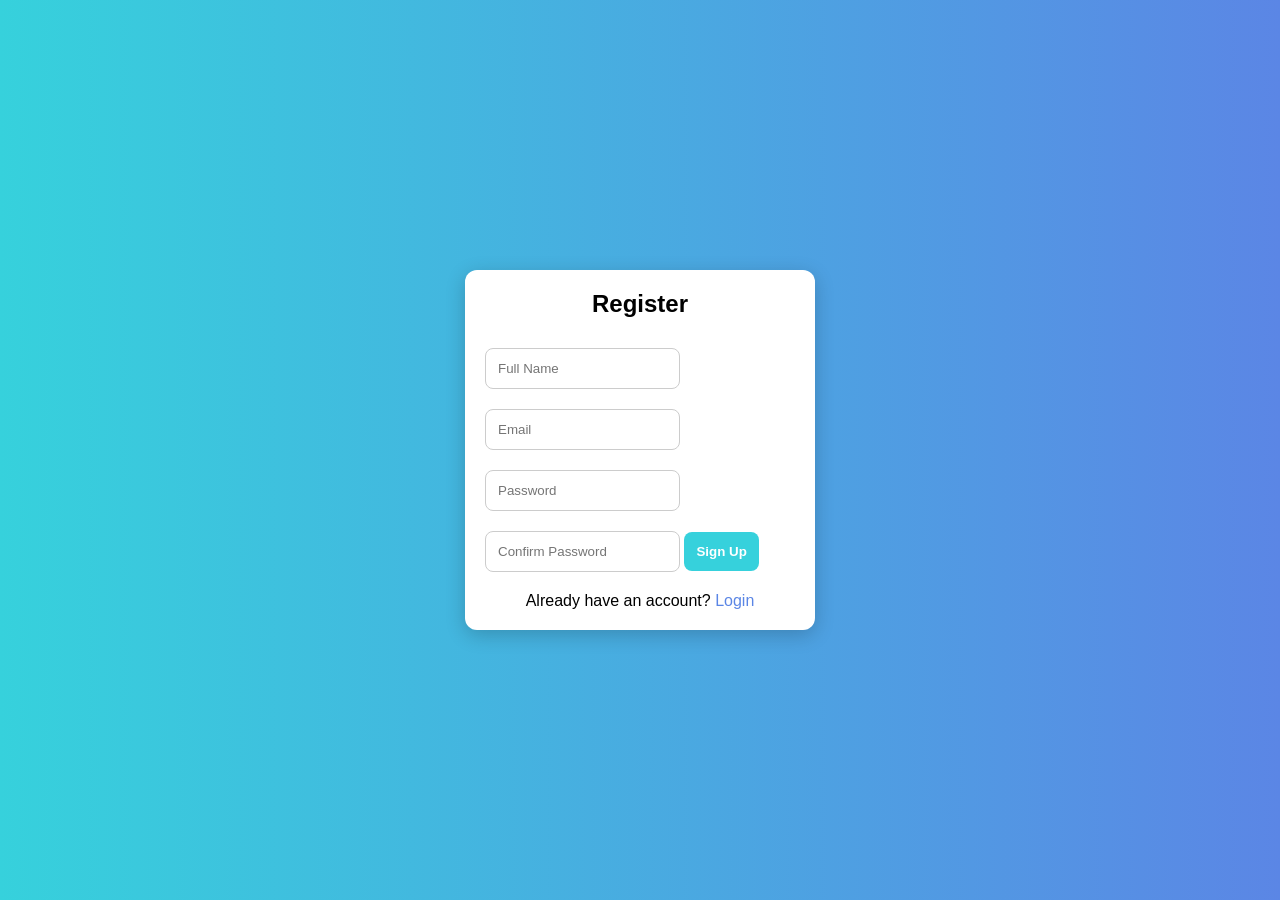
<file: index.html>
<!DOCTYPE html>
<html lang="en">
<head>
  <meta charset="UTF-8">
  <meta name="viewport" content="width=device-width, initial-scale=1.0">
  <title>Login & Registration</title>
  <link rel="stylesheet" href="style.css">
</head>
<body>
  <div class="container">

    <!-- Registration Form -->
    <div id="registerForm" class="form-box">
      <h2>Register</h2>
      <form id="signupForm">
        <input type="text" id="regName" placeholder="Full Name" required>
        <input type="email" id="regEmail" placeholder="Email" required>
        <input type="password" id="regPassword" placeholder="Password" required>
        <input type="password" id="regConfirmPassword" placeholder="Confirm Password" required>
        <button type="submit">Sign Up</button>
      </form>
      <p>Already have an account? <a href="#" onclick="showLogin()">Login</a></p>
    </div>

    <!-- Login Form -->
    <div id="loginForm" class="form-box hidden">
      <h2>Login</h2>
      <form id="signinForm">
        <input type="email" id="loginEmail" placeholder="Email" required>
        <input type="password" id="loginPassword" placeholder="Password" required>
        <button type="submit">Login</button>
      </form>
      <p>Don’t have an account? <a href="#" onclick="showRegister()">Register</a></p>
    </div>

  </div>

  <script src="script.js"></script>
</body>
</html>
</file>
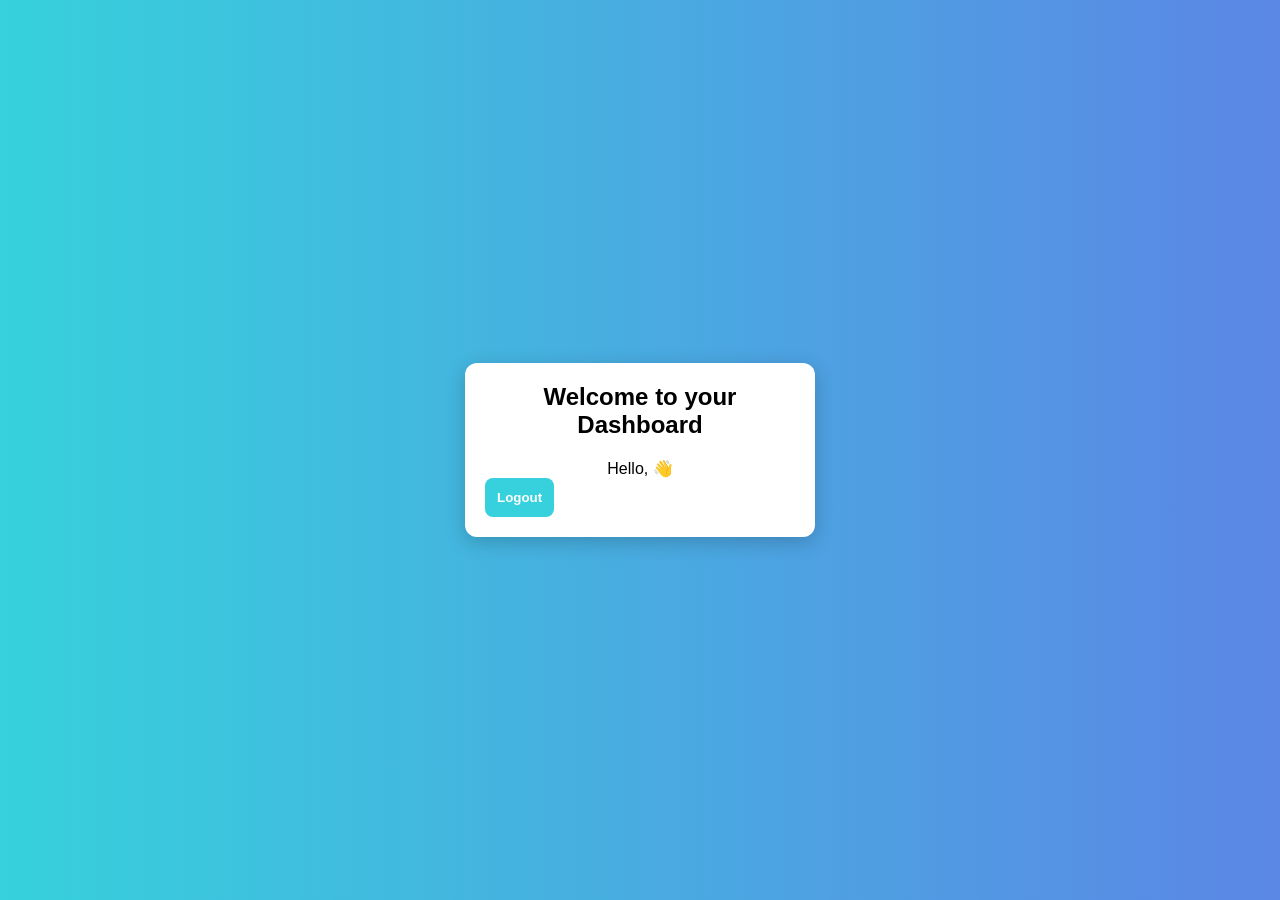
<file: dashboard.html>
<!DOCTYPE html>
<html lang="en">
<head>
  <meta charset="UTF-8">
  <meta name="viewport" content="width=device-width, initial-scale=1.0">
  <title>Dashboard</title>
  <link rel="stylesheet" href="style.css">
</head>
<body>
  <div class="container">
    <h2>Welcome to your Dashboard</h2>
    <p>Hello, <span id="userName"></span> 👋</p>
    <button onclick="logout()">Logout</button>
  </div>

  <script>
    document.getElementById("userName").innerText = localStorage.getItem("userName");

    function logout() {
      window.location.href = "index.html";
    }
  </script>
</body>
</html>
</file>
<file: style.css>
* {
  margin: 0;
  padding: 0;
  box-sizing: border-box;
  font-family: Arial, sans-serif;
}

body {
  height: 100vh;
  display: flex;
  justify-content: center;
  align-items: center;
  background: linear-gradient(to right, #36d1dc, #5b86e5);
}

.container {
  width: 350px;
  background: #fff;
  padding: 20px;
  border-radius: 12px;
  box-shadow: 0 5px 20px rgba(0,0,0,0.2);
}

h2 {
  text-align: center;
  margin-bottom: 20px;
}

.form-box {
  display: flex;
  flex-direction: column;
}

input {
  margin: 10px 0;
  padding: 12px;
  border: 1px solid #ccc;
  border-radius: 8px;
}

button {
  padding: 12px;
  border: none;
  border-radius: 8px;
  background: #36d1dc;
  color: white;
  cursor: pointer;
  font-weight: bold;
}

button:hover {
  background: #5b86e5;
}

p {
  margin-top: 10px;
  text-align: center;
}

a {
  color: #5b86e5;
  text-decoration: none;
}

.hidden {
  display: none;
}
</file>
